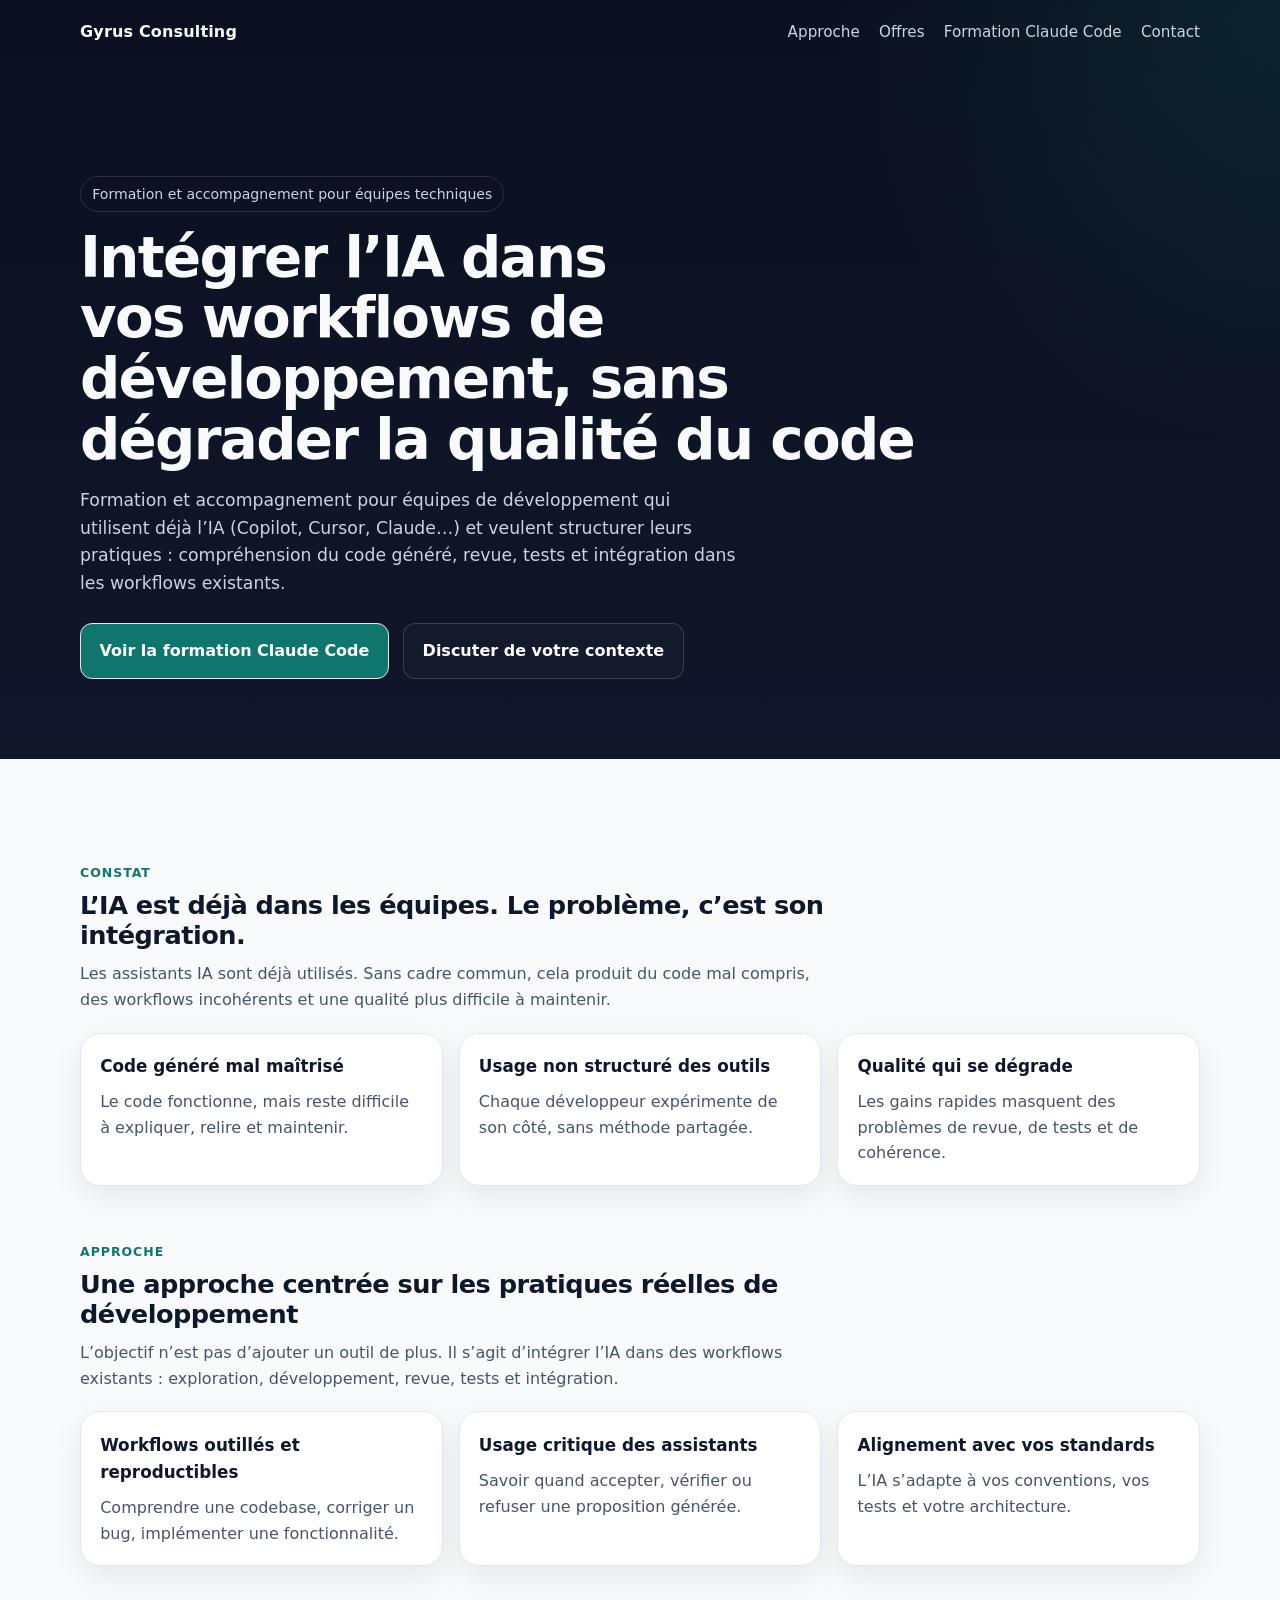
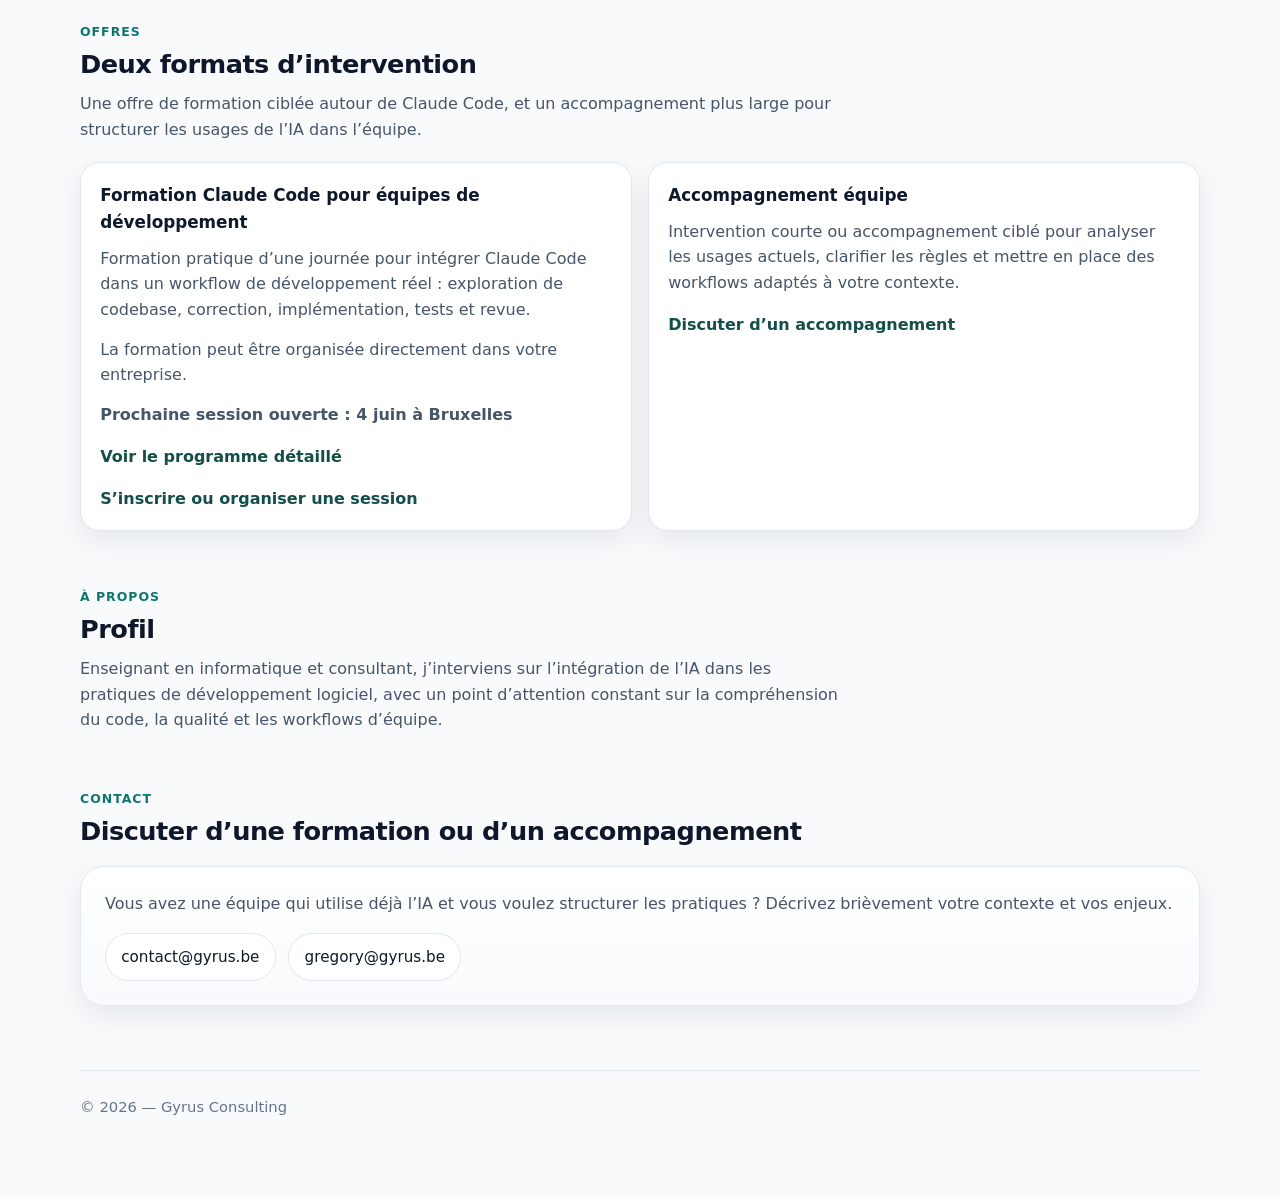
<file: index.html>
<!doctype html>
<html lang="fr">
<head>
  <meta charset="UTF-8" />
  <meta name="viewport" content="width=device-width, initial-scale=1.0" />
  <title>Gyrus Consulting — Intégrer l’IA dans vos workflows de développement</title>
  <meta name="description" content="Formation et accompagnement pour équipes de développement qui utilisent déjà l’IA et veulent structurer leurs workflows sans dégrader la qualité du code." />
  <link rel="stylesheet" href="styles.css" />
</head>
<body>
  <header class="site-header">
    <div class="container">
      <nav class="nav" aria-label="Navigation principale">
        <div class="brand">Gyrus Consulting</div>
        <div class="nav-links">
          <a href="#approche">Approche</a>
          <a href="#offres">Offres</a>
          <a href="formation-claude-code.html">Formation Claude Code</a>
          <a href="#contact">Contact</a>
        </div>
      </nav>

      <section class="hero hero-text-only" aria-labelledby="hero-title">
        <div>
          <div class="eyebrow">Formation et accompagnement pour équipes techniques</div>
          <h1 id="hero-title">Intégrer l’IA dans vos workflows de développement, sans dégrader la qualité du code</h1>
          <p>
            Formation et accompagnement pour équipes de développement qui utilisent déjà
            l’IA (Copilot, Cursor, Claude…) et veulent structurer leurs pratiques :
            compréhension du code généré, revue, tests et intégration dans les workflows existants.
          </p>
          <div class="hero-actions">
            <a class="btn btn-primary" href="formation-claude-code.html">Voir la formation Claude Code</a>
            <a class="btn btn-secondary" href="#contact">Discuter de votre contexte</a>
          </div>
        </div>
      </section>
    </div>
  </header>

  <main>
    <div class="container">
      <section id="probleme" aria-labelledby="probleme-title">
        <div class="section-header">
          <div class="section-kicker">Constat</div>
          <h2 id="probleme-title">L’IA est déjà dans les équipes. Le problème, c’est son intégration.</h2>
          <p>
            Les assistants IA sont déjà utilisés. Sans cadre commun, cela produit du code
            mal compris, des workflows incohérents et une qualité plus difficile à maintenir.
          </p>
        </div>

        <div class="grid-3">
          <article class="card">
            <h3>Code généré mal maîtrisé</h3>
            <p>Le code fonctionne, mais reste difficile à expliquer, relire et maintenir.</p>
          </article>
          <article class="card">
            <h3>Usage non structuré des outils</h3>
            <p>Chaque développeur expérimente de son côté, sans méthode partagée.</p>
          </article>
          <article class="card">
            <h3>Qualité qui se dégrade</h3>
            <p>Les gains rapides masquent des problèmes de revue, de tests et de cohérence.</p>
          </article>
        </div>
      </section>

      <section id="approche" aria-labelledby="approche-title">
        <div class="section-header">
          <div class="section-kicker">Approche</div>
          <h2 id="approche-title">Une approche centrée sur les pratiques réelles de développement</h2>
          <p>
            L’objectif n’est pas d’ajouter un outil de plus. Il s’agit d’intégrer l’IA dans
            des workflows existants : exploration, développement, revue, tests et intégration.
          </p>
        </div>

        <div class="grid-3">
          <article class="card">
            <h3>Workflows outillés et reproductibles</h3>
            <p>Comprendre une codebase, corriger un bug, implémenter une fonctionnalité.</p>
          </article>
          <article class="card">
            <h3>Usage critique des assistants</h3>
            <p>Savoir quand accepter, vérifier ou refuser une proposition générée.</p>
          </article>
          <article class="card">
            <h3>Alignement avec vos standards</h3>
            <p>L’IA s’adapte à vos conventions, vos tests et votre architecture.</p>
          </article>
        </div>
      </section>

      <section id="offres" aria-labelledby="offres-title">
        <div class="section-header">
          <div class="section-kicker">Offres</div>
          <h2 id="offres-title">Deux formats d’intervention</h2>
          <p>
            Une offre de formation ciblée autour de Claude Code, et un accompagnement plus large
            pour structurer les usages de l’IA dans l’équipe.
          </p>
        </div>

        <div class="grid-2">
          <article class="card">
            <h3>Formation Claude Code pour équipes de développement</h3>
            <p>
              Formation pratique d’une journée pour intégrer Claude Code dans un workflow de
              développement réel : exploration de codebase, correction, implémentation, tests et revue.
            </p>
            <p>
              La formation peut être organisée directement dans votre entreprise.
            </p>
            <p>
              <strong>Prochaine session ouverte : 4 juin à Bruxelles</strong>
            </p>
            <a class="offer-link" href="formation-claude-code.html">Voir le programme détaillé</a>
            <a class="offer-link" href="formation-claude-code.html#inscription">S’inscrire ou organiser une session</a>
          </article>

          <article class="card">
            <h3>Accompagnement équipe</h3>
            <p>
              Intervention courte ou accompagnement ciblé pour analyser les usages actuels,
              clarifier les règles et mettre en place des workflows adaptés à votre contexte.
            </p>
            <a class="offer-link" href="#contact">Discuter d’un accompagnement</a>
          </article>
        </div>
      </section>

      <section id="about" aria-labelledby="about-title">
        <div class="section-header">
          <div class="section-kicker">À propos</div>
          <h2 id="about-title">Profil</h2>
          <p>
            Enseignant en informatique et consultant, j’interviens sur l’intégration de l’IA
            dans les pratiques de développement logiciel, avec un point d’attention constant sur
            la compréhension du code, la qualité et les workflows d’équipe.
          </p>
        </div>
      </section>

      <section id="contact" aria-labelledby="contact-title">
        <div class="section-header">
          <div class="section-kicker">Contact</div>
          <h2 id="contact-title">Discuter d’une formation ou d’un accompagnement</h2>
        </div>

        <div class="contact-box">
          <p>
            Vous avez une équipe qui utilise déjà l’IA et vous voulez structurer les pratiques ?
            Décrivez brièvement votre contexte et vos enjeux.
          </p>

          <div class="contact-links">
            <a class="chip" href="mailto:contact@gyrus.be">contact@gyrus.be</a>
            <a class="chip" href="mailto:gregory@gyrus.be">gregory@gyrus.be</a>
          </div>
        </div>
      </section>

      <footer>
        © 2026 — Gyrus Consulting
      </footer>
    </div>
  </main>
</body>
</html>
</file>
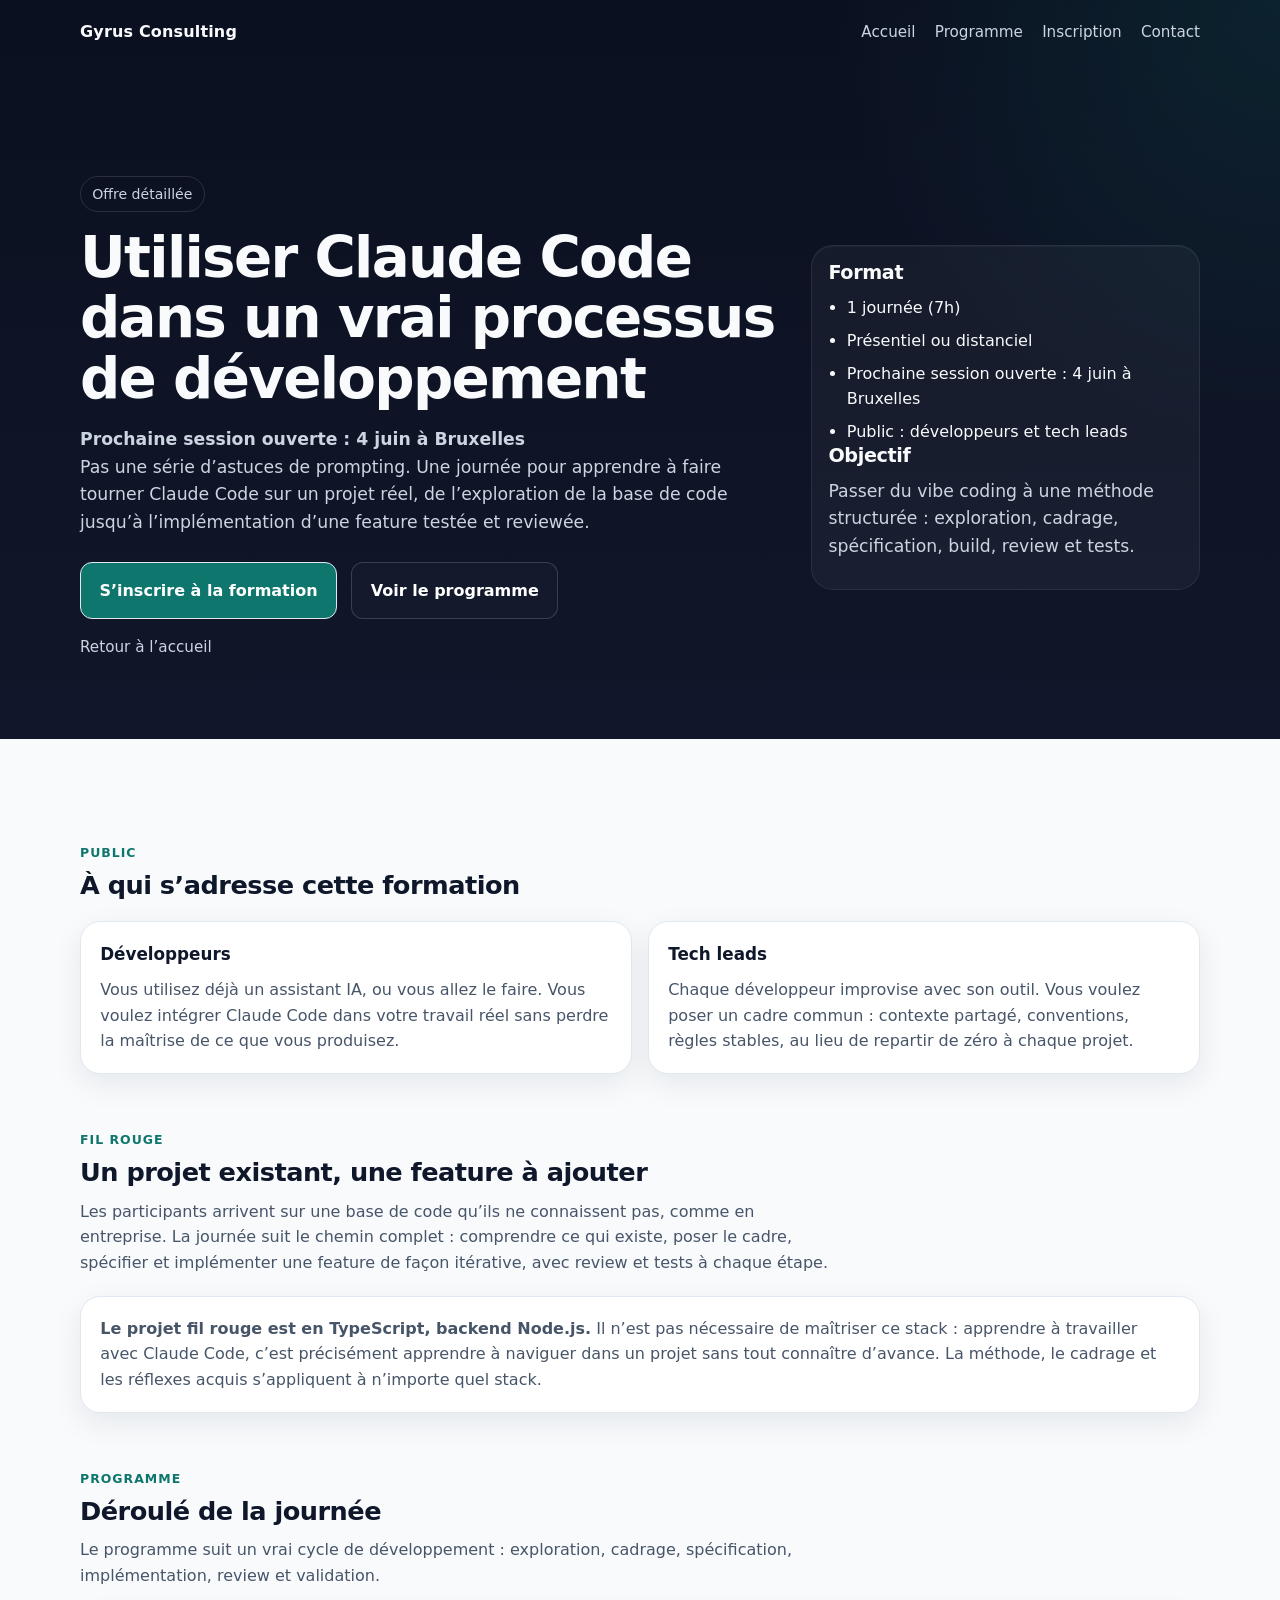
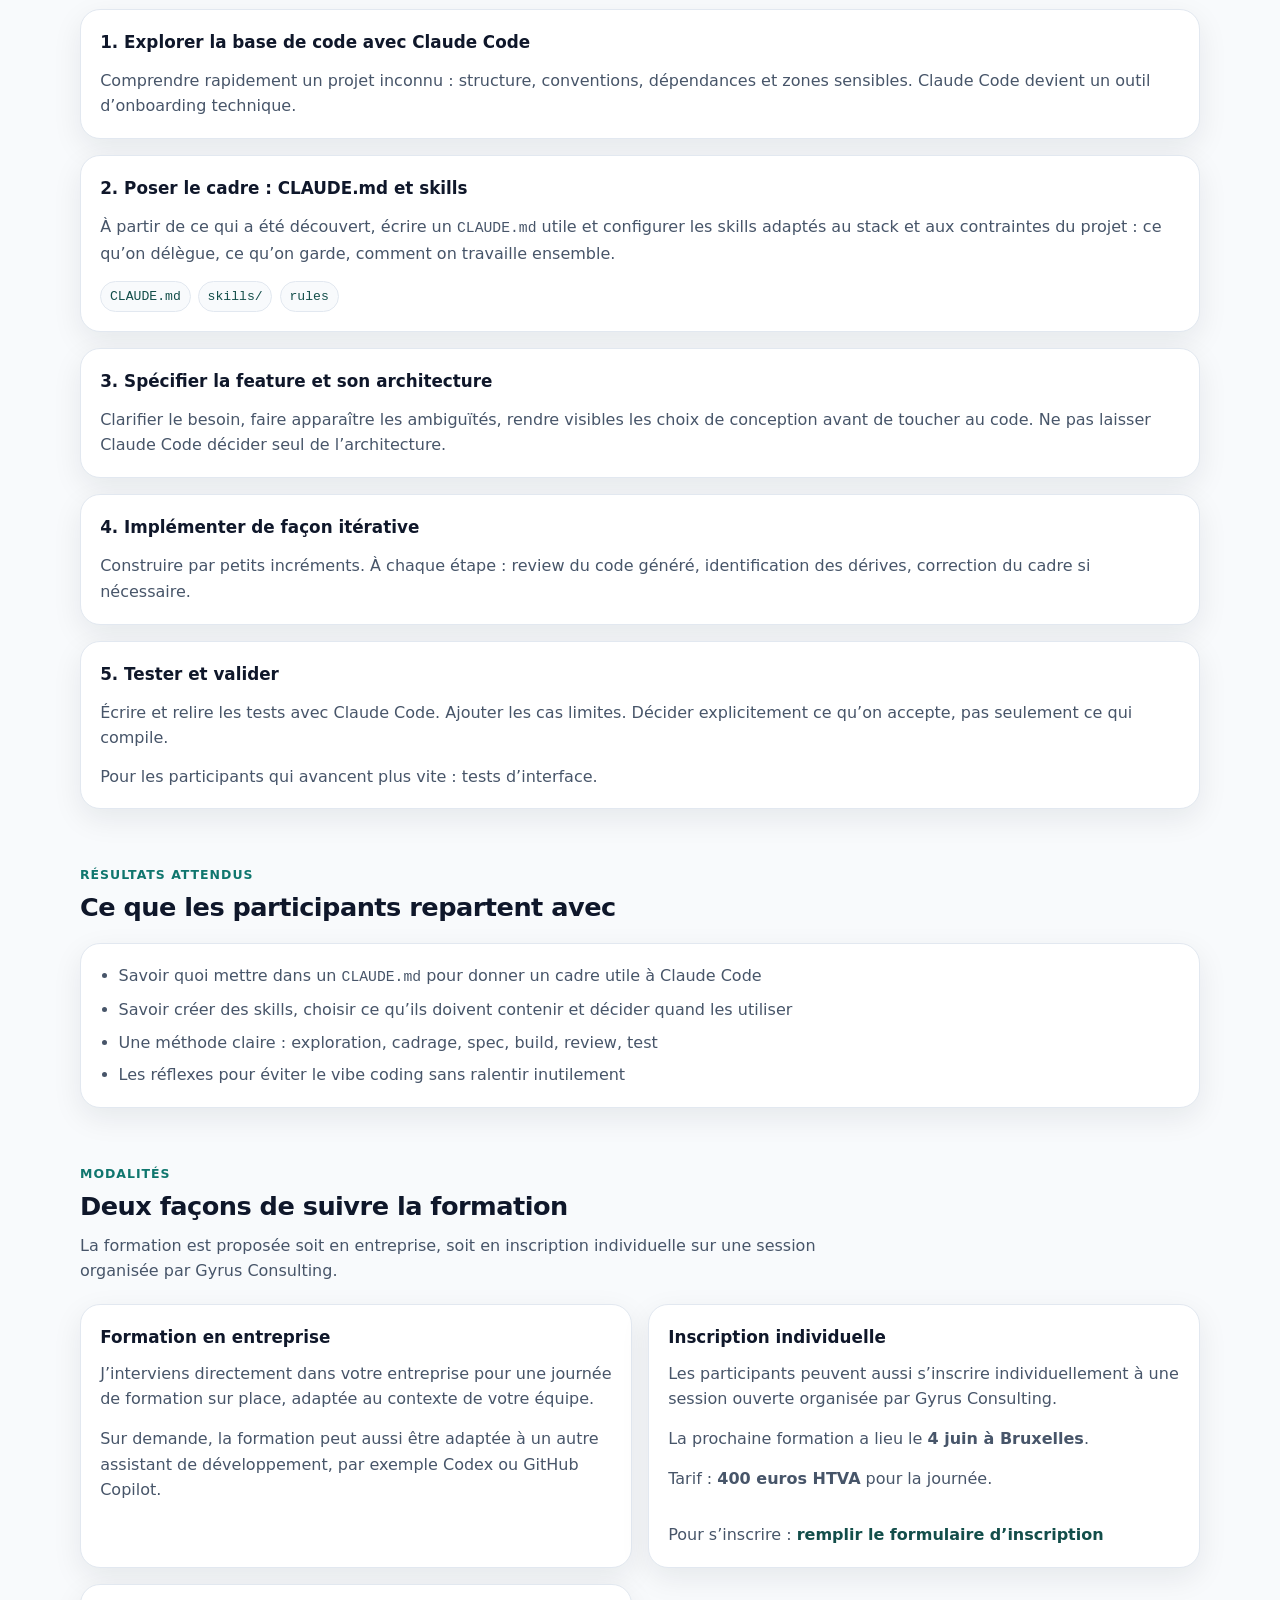
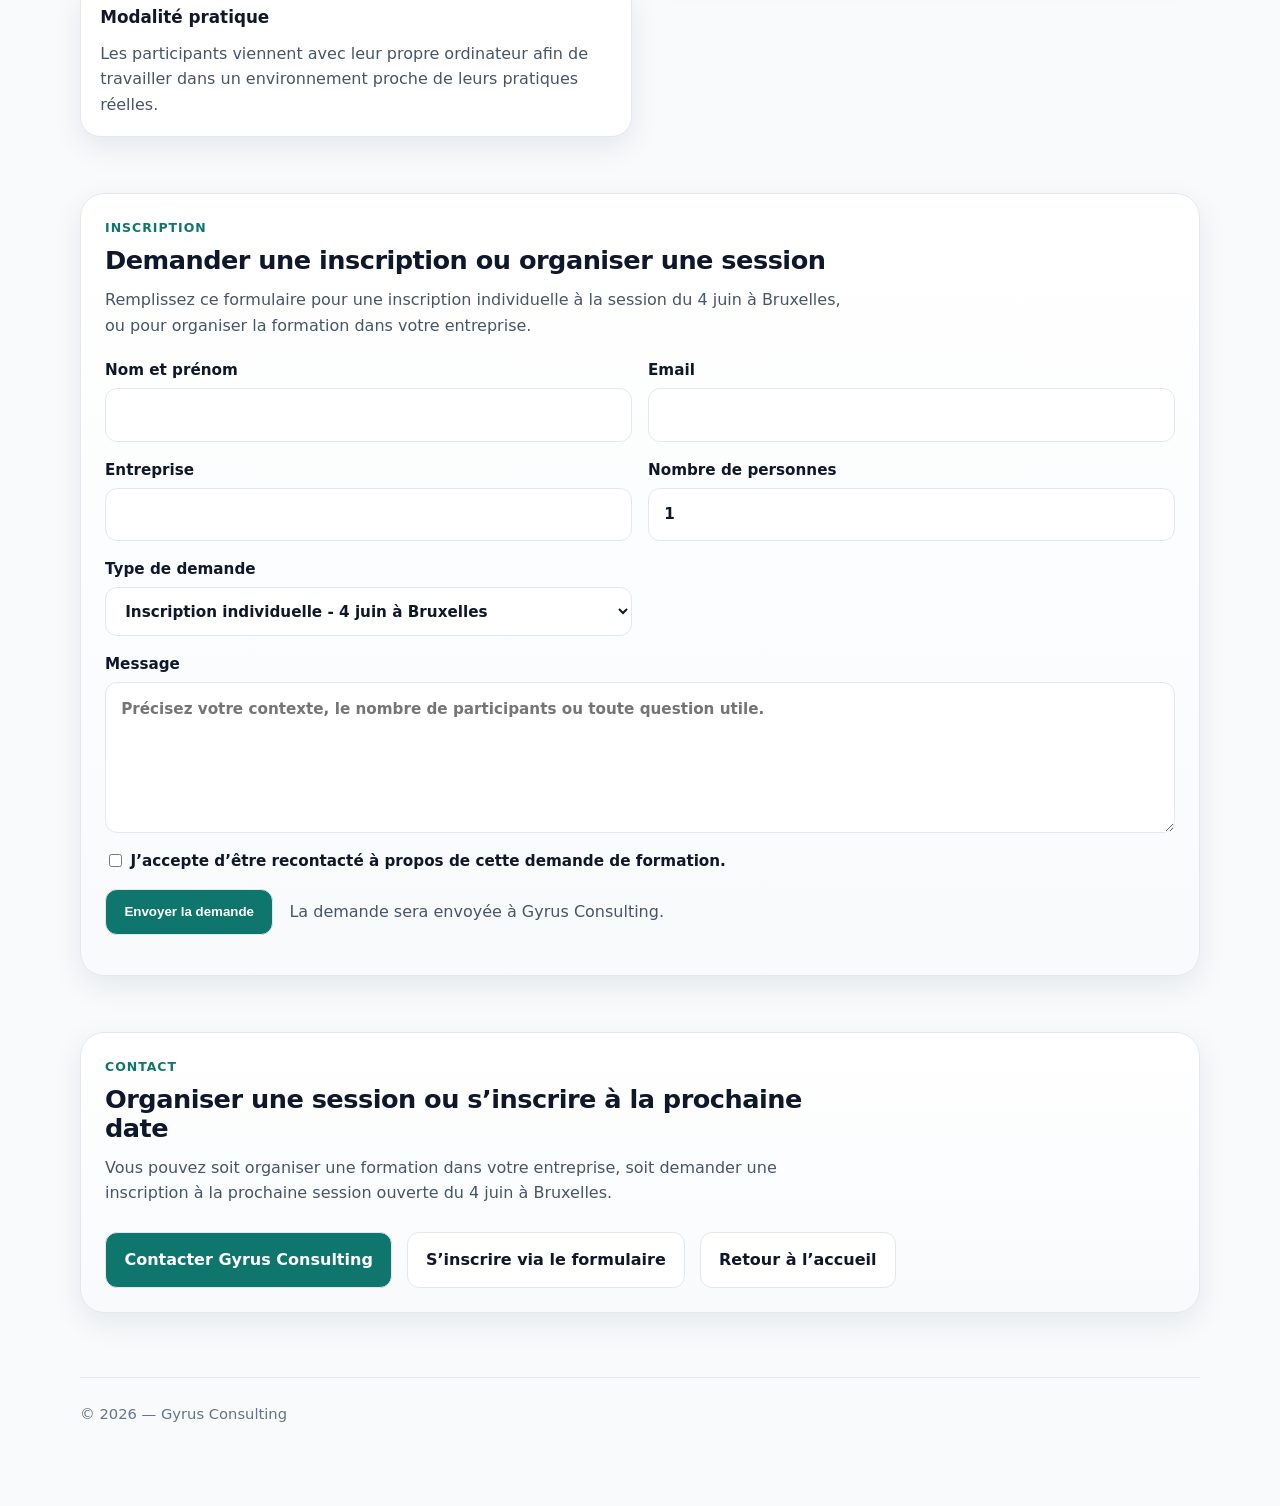
<file: formation-claude-code.html>
<!doctype html>
<html lang="fr">
<head>
  <meta charset="UTF-8" />
  <meta name="viewport" content="width=device-width, initial-scale=1.0" />
  <title>Gyrus Consulting — Formation Claude Code dans un vrai processus de développement</title>
  <meta name="description" content="Formation pratique Claude Code pour apprendre à travailler sur un projet réel : exploration de codebase, CLAUDE.md, skills, spécification, implémentation, review et tests." />
  <link rel="stylesheet" href="styles.css" />
</head>
<body>
  <header class="site-header">
    <div class="container">
      <nav class="nav" aria-label="Navigation principale">
        <div class="brand">Gyrus Consulting</div>
        <div class="nav-links">
          <a href="index.html">Accueil</a>
          <a href="#programme">Programme</a>
          <a href="#inscription">Inscription</a>
          <a href="index.html#contact">Contact</a>
        </div>
      </nav>

      <section class="hero hero-compact" aria-labelledby="formation-title">
        <div>
          <div class="eyebrow">Offre détaillée</div>
          <h1 id="formation-title">Utiliser Claude Code dans un vrai processus de développement</h1>
          <p>
            <strong>Prochaine session ouverte : 4 juin à Bruxelles</strong>
          </p>
          <p>
            Pas une série d’astuces de prompting. Une journée pour apprendre à faire tourner
            Claude Code sur un projet réel, de l’exploration de la base de code jusqu’à
            l’implémentation d’une feature testée et reviewée.
          </p>
          <div class="hero-actions">
            <a class="btn btn-primary" href="#inscription">S’inscrire à la formation</a>
            <a class="btn btn-secondary" href="#programme">Voir le programme</a>
          </div>
          <a class="page-backlink" href="index.html">Retour à l’accueil</a>
        </div>

        <aside class="hero-panel" aria-label="Informations clés">
          <h2>Format</h2>
          <ul class="list">
            <li>1 journée (7h)</li>
            <li>Présentiel ou distanciel</li>
            <li>Prochaine session ouverte : 4 juin à Bruxelles</li>
            <li>Public : développeurs et tech leads</li>
          </ul>
          <h2>Objectif</h2>
          <p>
            Passer du vibe coding à une méthode structurée : exploration, cadrage,
            spécification, build, review et tests.
          </p>
        </aside>
      </section>
    </div>
  </header>

  <main>
    <div class="container">
      <section id="public" aria-labelledby="public-title">
        <div class="section-header">
          <div class="section-kicker">Public</div>
          <h2 id="public-title">À qui s’adresse cette formation</h2>
        </div>

        <div class="grid-2">
          <article class="card">
            <h3>Développeurs</h3>
            <p>
              Vous utilisez déjà un assistant IA, ou vous allez le faire. Vous voulez intégrer
              Claude Code dans votre travail réel sans perdre la maîtrise de ce que vous produisez.
            </p>
          </article>

          <article class="card">
            <h3>Tech leads</h3>
            <p>
              Chaque développeur improvise avec son outil. Vous voulez poser un cadre commun :
              contexte partagé, conventions, règles stables, au lieu de repartir de zéro à chaque projet.
            </p>
          </article>
        </div>
      </section>

      <section id="fil-rouge" aria-labelledby="fil-rouge-title">
        <div class="section-header">
          <div class="section-kicker">Fil rouge</div>
          <h2 id="fil-rouge-title">Un projet existant, une feature à ajouter</h2>
          <p>
            Les participants arrivent sur une base de code qu’ils ne connaissent pas, comme en entreprise.
            La journée suit le chemin complet : comprendre ce qui existe, poser le cadre, spécifier
            et implémenter une feature de façon itérative, avec review et tests à chaque étape.
          </p>
        </div>

        <div class="card">
          <p>
            <strong>Le projet fil rouge est en TypeScript, backend Node.js.</strong>
            Il n’est pas nécessaire de maîtriser ce stack : apprendre à travailler avec Claude Code,
            c’est précisément apprendre à naviguer dans un projet sans tout connaître d’avance.
            La méthode, le cadrage et les réflexes acquis s’appliquent à n’importe quel stack.
          </p>
        </div>
      </section>

      <section id="programme" aria-labelledby="programme-title">
        <div class="section-header">
          <div class="section-kicker">Programme</div>
          <h2 id="programme-title">Déroulé de la journée</h2>
          <p>
            Le programme suit un vrai cycle de développement : exploration, cadrage,
            spécification, implémentation, review et validation.
          </p>
        </div>

        <div class="program-grid">
          <article class="program-step">
            <h3>1. Explorer la base de code avec Claude Code</h3>
            <p>
              Comprendre rapidement un projet inconnu : structure, conventions, dépendances
              et zones sensibles. Claude Code devient un outil d’onboarding technique.
            </p>
          </article>

          <article class="program-step">
            <h3>2. Poser le cadre : CLAUDE.md et skills</h3>
            <p>
              À partir de ce qui a été découvert, écrire un <span class="mono">CLAUDE.md</span>
              utile et configurer les skills adaptés au stack et aux contraintes du projet :
              ce qu’on délègue, ce qu’on garde, comment on travaille ensemble.
            </p>
            <div class="artifact-list" aria-label="Livrables abordés">
              <span>CLAUDE.md</span>
              <span>skills/</span>
              <span>rules</span>
            </div>
          </article>

          <article class="program-step">
            <h3>3. Spécifier la feature et son architecture</h3>
            <p>
              Clarifier le besoin, faire apparaître les ambiguïtés, rendre visibles les choix
              de conception avant de toucher au code. Ne pas laisser Claude Code décider seul
              de l’architecture.
            </p>
          </article>

          <article class="program-step">
            <h3>4. Implémenter de façon itérative</h3>
            <p>
              Construire par petits incréments. À chaque étape : review du code généré,
              identification des dérives, correction du cadre si nécessaire.
            </p>
          </article>

          <article class="program-step">
            <h3>5. Tester et valider</h3>
            <p>
              Écrire et relire les tests avec Claude Code. Ajouter les cas limites.
              Décider explicitement ce qu’on accepte, pas seulement ce qui compile.
            </p>
            <p>
              Pour les participants qui avancent plus vite : tests d’interface.
            </p>
          </article>
        </div>
      </section>

      <section id="resultats" aria-labelledby="resultats-title">
        <div class="section-header">
          <div class="section-kicker">Résultats attendus</div>
          <h2 id="resultats-title">Ce que les participants repartent avec</h2>
        </div>

        <div class="card">
          <ul class="list">
            <li>Savoir quoi mettre dans un <span class="mono">CLAUDE.md</span> pour donner un cadre utile à Claude Code</li>
            <li>Savoir créer des skills, choisir ce qu’ils doivent contenir et décider quand les utiliser</li>
            <li>Une méthode claire : exploration, cadrage, spec, build, review, test</li>
            <li>Les réflexes pour éviter le vibe coding sans ralentir inutilement</li>
          </ul>
        </div>
      </section>

      <section id="modalites" aria-labelledby="modalites-title">
        <div class="section-header">
          <div class="section-kicker">Modalités</div>
          <h2 id="modalites-title">Deux façons de suivre la formation</h2>
          <p>
            La formation est proposée soit en entreprise, soit en inscription individuelle
            sur une session organisée par Gyrus Consulting.
          </p>
        </div>

        <div class="grid-2">
          <article class="card">
            <h3>Formation en entreprise</h3>
            <p>
              J’interviens directement dans votre entreprise pour une journée de formation
              sur place, adaptée au contexte de votre équipe.
            </p>
            <p>
              Sur demande, la formation peut aussi être adaptée à un autre assistant de
              développement, par exemple Codex ou GitHub Copilot.
            </p>
          </article>

          <article class="card">
            <h3>Inscription individuelle</h3>
            <p>
              Les participants peuvent aussi s’inscrire individuellement à une session
              ouverte organisée par Gyrus Consulting.
            </p>
            <p>
              La prochaine formation a lieu le <strong>4 juin à Bruxelles</strong>.
            </p>
            <p>
              Tarif : <strong>400 euros HTVA</strong> pour la journée.
            </p>
            <p>
              Pour s’inscrire :
              <a class="offer-link" href="#inscription">
                remplir le formulaire d’inscription
              </a>
            </p>
          </article>

          <article class="card">
            <h3>Modalité pratique</h3>
            <p>
              Les participants viennent avec leur propre ordinateur afin de travailler
              dans un environnement proche de leurs pratiques réelles.
            </p>
          </article>
        </div>
      </section>

      <section id="inscription" aria-labelledby="inscription-title">
        <div class="contact-box">
          <div class="section-header">
            <div class="section-kicker">Inscription</div>
            <h2 id="inscription-title">Demander une inscription ou organiser une session</h2>
            <p>
              Remplissez ce formulaire pour une inscription individuelle à la session du
              4 juin à Bruxelles, ou pour organiser la formation dans votre entreprise.
            </p>
          </div>

          <form class="signup-form" id="formation-signup-form">
            <div class="form-grid">
              <label>
                Nom et prénom
                <input type="text" name="name" autocomplete="name" required />
              </label>

              <label>
                Email
                <input type="email" name="email" autocomplete="email" required />
              </label>

              <label>
                Entreprise
                <input type="text" name="company" autocomplete="organization" />
              </label>

              <label>
                Nombre de personnes
                <input type="number" name="participants" min="1" step="1" value="1" />
              </label>

              <label>
                Type de demande
                <select name="request_type" required>
                  <option value="Session ouverte du 4 juin à Bruxelles">Inscription individuelle - 4 juin à Bruxelles</option>
                  <option value="Formation en entreprise">Organiser la formation dans mon entreprise</option>
                  <option value="Question">Question avant inscription</option>
                </select>
              </label>
            </div>

            <label>
              Message
              <textarea name="message" rows="5" placeholder="Précisez votre contexte, le nombre de participants ou toute question utile."></textarea>
            </label>

            <label class="form-consent">
              <input type="checkbox" name="consent" value="yes" required />
              J’accepte d’être recontacté à propos de cette demande de formation.
            </label>

            <label class="form-trap">
              Ne pas remplir ce champ
              <input type="text" name="website" tabindex="-1" autocomplete="off" />
            </label>

            <div class="form-actions">
              <button class="btn btn-primary" type="submit">Envoyer la demande</button>
              <p class="form-note">
                La demande sera envoyée à Gyrus Consulting.
              </p>
            </div>

            <p class="form-status" id="formation-signup-status" role="status" aria-live="polite"></p>
          </form>
        </div>
      </section>

      <section id="cta" aria-labelledby="cta-title">
        <div class="contact-box">
          <div class="section-header">
            <div class="section-kicker">Contact</div>
            <h2 id="cta-title">Organiser une session ou s’inscrire à la prochaine date</h2>
            <p>
              Vous pouvez soit organiser une formation dans votre entreprise, soit demander
              une inscription à la prochaine session ouverte du 4 juin à Bruxelles.
            </p>
          </div>
          <div class="hero-actions">
            <a class="btn btn-primary" href="index.html#contact">Contacter Gyrus Consulting</a>
            <a class="btn" href="#inscription">S’inscrire via le formulaire</a>
            <a class="btn" href="index.html">Retour à l’accueil</a>
          </div>
        </div>
      </section>

      <footer>
        © 2026 — Gyrus Consulting
      </footer>
    </div>
  </main>
  <script>
    // Remplacer par l’URL /exec fournie après le déploiement Google Apps Script.
    const FORM_ENDPOINT = "https://script.google.com/macros/s/AKfycbxLqPR5S5V7LcPMckBfF16q5UYtQPQHIxjSc5Q-uvk3lA-1e5MblRiy7KgFxxqDjOhRww/exec";
    const signupForm = document.querySelector("#formation-signup-form");
    const signupStatus = document.querySelector("#formation-signup-status");

    signupForm.addEventListener("submit", async (event) => {
      event.preventDefault();

      if (!FORM_ENDPOINT) {
        signupStatus.textContent = "Le formulaire n’est pas encore connecté. En attendant, envoyez votre demande à contact@gyrus.be.";
        return;
      }

      const formData = new FormData(signupForm);

      if (formData.get("website")) {
        signupStatus.textContent = "Merci, votre demande a bien été envoyée.";
        signupForm.reset();
        return;
      }

      formData.append("submitted_at", new Date().toISOString());
      signupStatus.textContent = "Envoi en cours...";

      try {
        await fetch(FORM_ENDPOINT, {
          method: "POST",
          mode: "no-cors",
          body: formData
        });

        signupStatus.textContent = "Merci, votre demande a bien été envoyée. Nous vous recontacterons rapidement.";
        signupForm.reset();
      } catch (error) {
        signupStatus.textContent = "L’envoi a échoué. Vous pouvez écrire directement à contact@gyrus.be.";
      }
    });
  </script>
</body>
</html>
</file>
<file: styles.css>
:root {
  --bg: #0b1020;
  --bg-2: #11172a;
  --panel: #ffffff;
  --panel-soft: #f8fafc;
  --text: #0f172a;
  --muted: #475569;
  --line: #e2e8f0;
  --accent: #0f766e;
  --accent-2: #134e4a;
  --hero-text: #f8fafc;
  --hero-muted: #cbd5e1;
  --max: 1120px;
  --radius: 20px;
  --shadow: 0 10px 30px rgba(15, 23, 42, 0.08);
}

* {
  box-sizing: border-box;
}

html {
  scroll-behavior: smooth;
}

body {
  margin: 0;
  font-family: Inter, ui-sans-serif, system-ui, -apple-system, BlinkMacSystemFont, "Segoe UI", sans-serif;
  background: var(--panel-soft);
  color: var(--text);
  line-height: 1.6;
}

a {
  color: inherit;
  text-decoration: none;
}

img {
  max-width: 100%;
}

.container {
  width: min(calc(100% - 2rem), var(--max));
  margin: 0 auto;
}

.site-header {
  background:
    radial-gradient(circle at top right, rgba(15, 118, 110, 0.18), transparent 30%),
    linear-gradient(180deg, #0b1020 0%, #11172a 100%);
  color: var(--hero-text);
  padding-bottom: 4rem;
}

.nav {
  display: flex;
  align-items: center;
  justify-content: space-between;
  gap: 1rem;
  padding: 1.2rem 0;
}

.brand {
  font-weight: 700;
  letter-spacing: 0.01em;
  font-size: 1rem;
}

.nav-links {
  display: flex;
  gap: 1.2rem;
  flex-wrap: wrap;
  color: var(--hero-muted);
  font-size: 0.95rem;
}

.nav-links a:hover,
.nav-links a:focus-visible {
  color: white;
}

.hero {
  display: grid;
  grid-template-columns: 1.35fr 0.75fr;
  gap: 2rem;
  align-items: center;
  padding: 3.5rem 0 1rem;
}

.hero-compact {
  grid-template-columns: 1.35fr 0.75fr;
}

.hero-text-only {
  grid-template-columns: 1fr;
  max-width: 860px;
}

.eyebrow {
  display: inline-block;
  padding: 0.35rem 0.7rem;
  border: 1px solid rgba(255, 255, 255, 0.12);
  border-radius: 999px;
  color: var(--hero-muted);
  font-size: 0.88rem;
  margin-bottom: 1rem;
}

h1 {
  font-size: clamp(2.2rem, 4.4vw, 3.6rem);
  line-height: 1.08;
  margin: 0 0 1rem;
  letter-spacing: -0.03em;
  text-wrap: balance;
}

.hero p {
  margin: 0;
  color: var(--hero-muted);
  font-size: 1.08rem;
  max-width: 60ch;
}

.hero-actions {
  display: flex;
  gap: 0.9rem;
  flex-wrap: wrap;
  margin-top: 1.6rem;
}

.btn {
  display: inline-flex;
  align-items: center;
  justify-content: center;
  padding: 0.9rem 1.15rem;
  border-radius: 12px;
  font-weight: 600;
  border: 1px solid var(--line);
  background: white;
  color: var(--text);
  transition: 0.18s ease;
}

.btn-primary {
  background: var(--accent);
  color: white;
}

.btn-primary:hover,
.btn-primary:focus-visible {
  background: var(--accent-2);
}

.btn-secondary {
  border-color: rgba(255, 255, 255, 0.16);
  color: white;
  background: rgba(255, 255, 255, 0.02);
}

.btn-secondary:hover,
.btn-secondary:focus-visible {
  background: rgba(255, 255, 255, 0.06);
}

.hero-card,
.hero-panel {
  background: rgba(255, 255, 255, 0.04);
  border: 1px solid rgba(255, 255, 255, 0.08);
  border-radius: 22px;
  padding: 1rem;
  box-shadow: inset 0 1px 0 rgba(255, 255, 255, 0.04);
}

.hero-image {
  width: 100%;
  height: auto;
  border-radius: 16px;
  display: block;
  box-shadow: 0 4px 20px rgba(0, 0, 0, 0.2);
}

.hero-panel h2,
.hero-panel p,
.hero-panel li {
  color: var(--hero-text);
}

.hero-panel h2 {
  margin-top: 0;
  font-size: 1.2rem;
}

.hero-panel p {
  color: var(--hero-muted);
  margin-bottom: 0.8rem;
}

.hero-panel .list {
  color: var(--hero-muted);
}

main {
  padding: 3rem 0 5rem;
}

section {
  margin-top: 3.5rem;
}

.section-header {
  max-width: 760px;
  margin-bottom: 1.25rem;
}

.section-kicker {
  color: var(--accent);
  text-transform: uppercase;
  letter-spacing: 0.08em;
  font-size: 0.78rem;
  font-weight: 700;
  margin-bottom: 0.5rem;
}

h2 {
  font-size: clamp(1.6rem, 2vw, 2.3rem);
  line-height: 1.15;
  margin: 0 0 0.7rem;
  letter-spacing: -0.02em;
}

h3 {
  font-size: 1.05rem;
}

.section-header p {
  margin: 0;
  color: var(--muted);
}

.grid-3 {
  display: grid;
  grid-template-columns: repeat(3, 1fr);
  gap: 1rem;
}

.grid-2 {
  display: grid;
  grid-template-columns: repeat(2, 1fr);
  gap: 1rem;
}

.card {
  background: var(--panel);
  border: 1px solid var(--line);
  border-radius: var(--radius);
  padding: 1.2rem;
  box-shadow: var(--shadow);
}

.card h3 {
  margin-top: 0;
  margin-bottom: 0.6rem;
}

.card p {
  margin: 0;
  color: var(--muted);
}

.card p + p,
.card ul + p,
.card p + ul {
  margin-top: 0.9rem;
}

.list {
  margin: 0;
  padding-left: 1.15rem;
  color: var(--muted);
}

.list li + li {
  margin-top: 0.45rem;
}

.split {
  display: grid;
  grid-template-columns: 1fr 1fr;
  gap: 1rem;
  align-items: start;
}

.offer-link {
  display: inline-flex;
  margin-top: 1rem;
  font-weight: 600;
  color: var(--accent-2);
}

.contact-box {
  background: linear-gradient(180deg, #ffffff 0%, #f8fafc 100%);
  border: 1px solid var(--line);
  border-radius: 24px;
  padding: 1.5rem;
  box-shadow: var(--shadow);
}

.contact-box p {
  margin-top: 0;
  color: var(--muted);
}

.contact-links {
  display: flex;
  flex-wrap: wrap;
  gap: 0.8rem;
  margin-top: 1rem;
}

.signup-form {
  display: grid;
  gap: 1rem;
}

.form-grid {
  display: grid;
  grid-template-columns: repeat(2, 1fr);
  gap: 1rem;
}

.signup-form label {
  display: grid;
  gap: 0.35rem;
  color: var(--text);
  font-weight: 600;
  font-size: 0.95rem;
}

.signup-form input,
.signup-form select,
.signup-form textarea {
  width: 100%;
  border: 1px solid var(--line);
  border-radius: 12px;
  padding: 0.85rem 0.95rem;
  background: white;
  color: var(--text);
  font: inherit;
}

.signup-form input:focus,
.signup-form select:focus,
.signup-form textarea:focus {
  border-color: var(--accent);
  outline: 3px solid rgba(15, 118, 110, 0.14);
}

.form-consent {
  grid-template-columns: auto 1fr;
  align-items: start;
  font-weight: 500;
  color: var(--muted);
}

.form-consent input {
  width: auto;
  margin-top: 0.35rem;
}

.signup-form .form-trap {
  display: none;
}

.form-actions {
  display: flex;
  align-items: center;
  flex-wrap: wrap;
  gap: 1rem;
}

.form-note,
.form-status {
  margin: 0;
  color: var(--muted);
}

.form-status {
  font-weight: 600;
}

.chip {
  display: inline-flex;
  align-items: center;
  padding: 0.7rem 0.95rem;
  border-radius: 999px;
  border: 1px solid var(--line);
  background: white;
  font-size: 0.95rem;
}

.program-grid {
  display: grid;
  gap: 1rem;
}

.program-step {
  background: var(--panel);
  border: 1px solid var(--line);
  border-radius: var(--radius);
  padding: 1.2rem;
  box-shadow: var(--shadow);
}

.program-step h3 {
  margin-top: 0;
  margin-bottom: 0.75rem;
}

.program-step p {
  margin: 0;
  color: var(--muted);
}

.program-step p + p {
  margin-top: 0.8rem;
}

.mono {
  font-family: ui-monospace, SFMono-Regular, Menlo, Monaco, Consolas, "Liberation Mono", monospace;
  font-size: 0.92em;
}

.artifact-list {
  display: flex;
  flex-wrap: wrap;
  gap: 0.45rem;
  margin-top: 0.9rem;
}

.artifact-list span {
  display: inline-flex;
  border: 1px solid var(--line);
  border-radius: 999px;
  background: var(--panel-soft);
  color: var(--accent-2);
  font-family: ui-monospace, SFMono-Regular, Menlo, Monaco, Consolas, "Liberation Mono", monospace;
  font-size: 0.82rem;
  padding: 0.25rem 0.55rem;
}

.page-backlink {
  display: inline-flex;
  margin-top: 1rem;
  color: var(--hero-muted);
  font-size: 0.95rem;
}

footer {
  margin-top: 4rem;
  padding-top: 1.5rem;
  border-top: 1px solid var(--line);
  color: #64748b;
  font-size: 0.92rem;
}

@media (max-width: 900px) {
  .hero,
  .hero-compact,
  .grid-3,
  .grid-2,
  .form-grid,
  .split {
    grid-template-columns: 1fr;
  }

  .nav {
    flex-direction: column;
    align-items: flex-start;
  }
}
</file>
